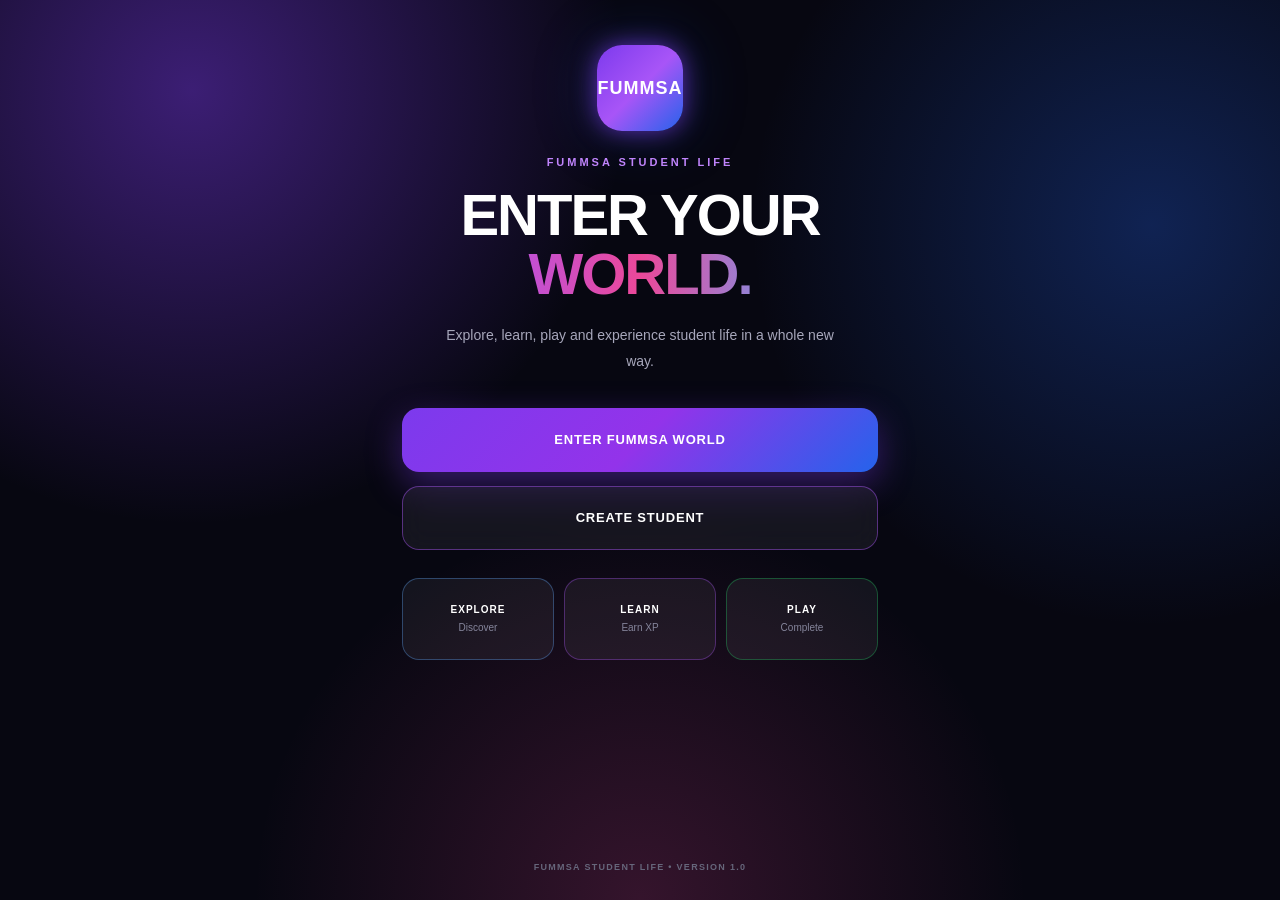
<file: index.html>
<!DOCTYPE html>
<html lang="en">

<head>
    <meta charset="UTF-8">

    <meta
        name="viewport"
        content="width=device-width, initial-scale=1.0"
    >

    <title>FUMMSA Student Life</title>

    <link rel="stylesheet" href="style.css">
</head>

<body>

    <main class="home">

        <div class="logo-box">
            FUMMSA
        </div>

        <p class="eyebrow">
            FUMMSA STUDENT LIFE
        </p>

        <h1>
            ENTER YOUR
            <span>WORLD.</span>
        </h1>

        <p class="description">
            Explore, learn, play and experience
            student life in a whole new way.
        </p>

        <div class="buttons">

            <button
                class="main-button"
                onclick="location.href='create-student.html'"
            >
                ENTER FUMMSA WORLD
            </button>

            <button
                class="outline-button"
                onclick="location.href='create-student.html'"
            >
                CREATE STUDENT
            </button>

        </div>

        <div class="features">

            <div class="feature">
                <strong>EXPLORE</strong>
                <small>Discover</small>
            </div>

            <div class="feature">
                <strong>LEARN</strong>
                <small>Earn XP</small>
            </div>

            <div class="feature">
                <strong>PLAY</strong>
                <small>Complete</small>
            </div>

        </div>

        <footer>
            FUMMSA STUDENT LIFE • VERSION 1.0
        </footer>

    </main>
<script>

const savedStudent = localStorage.getItem("fummsaStudent");

if (savedStudent) {

    const student = JSON.parse(savedStudent);

    const name = document.querySelector(".student-heading h2");
    const username = document.querySelector(".student-heading p");

    const details = document.querySelectorAll(".detail-box strong");

    if (name) {
        name.textContent = student.name;
    }

    if (username) {
        username.textContent = "@" + student.username;
    }

    if (details[0]) {
        details[0].textContent =
            student.level.replace(" Level", "");
    }

    if (details[1]) {
        details[1].textContent =
            student.faculty;
    }

    if (details[2]) {
        details[2].textContent =
            student.programme;
    }

}

</script>
</body>

</html>
</file>
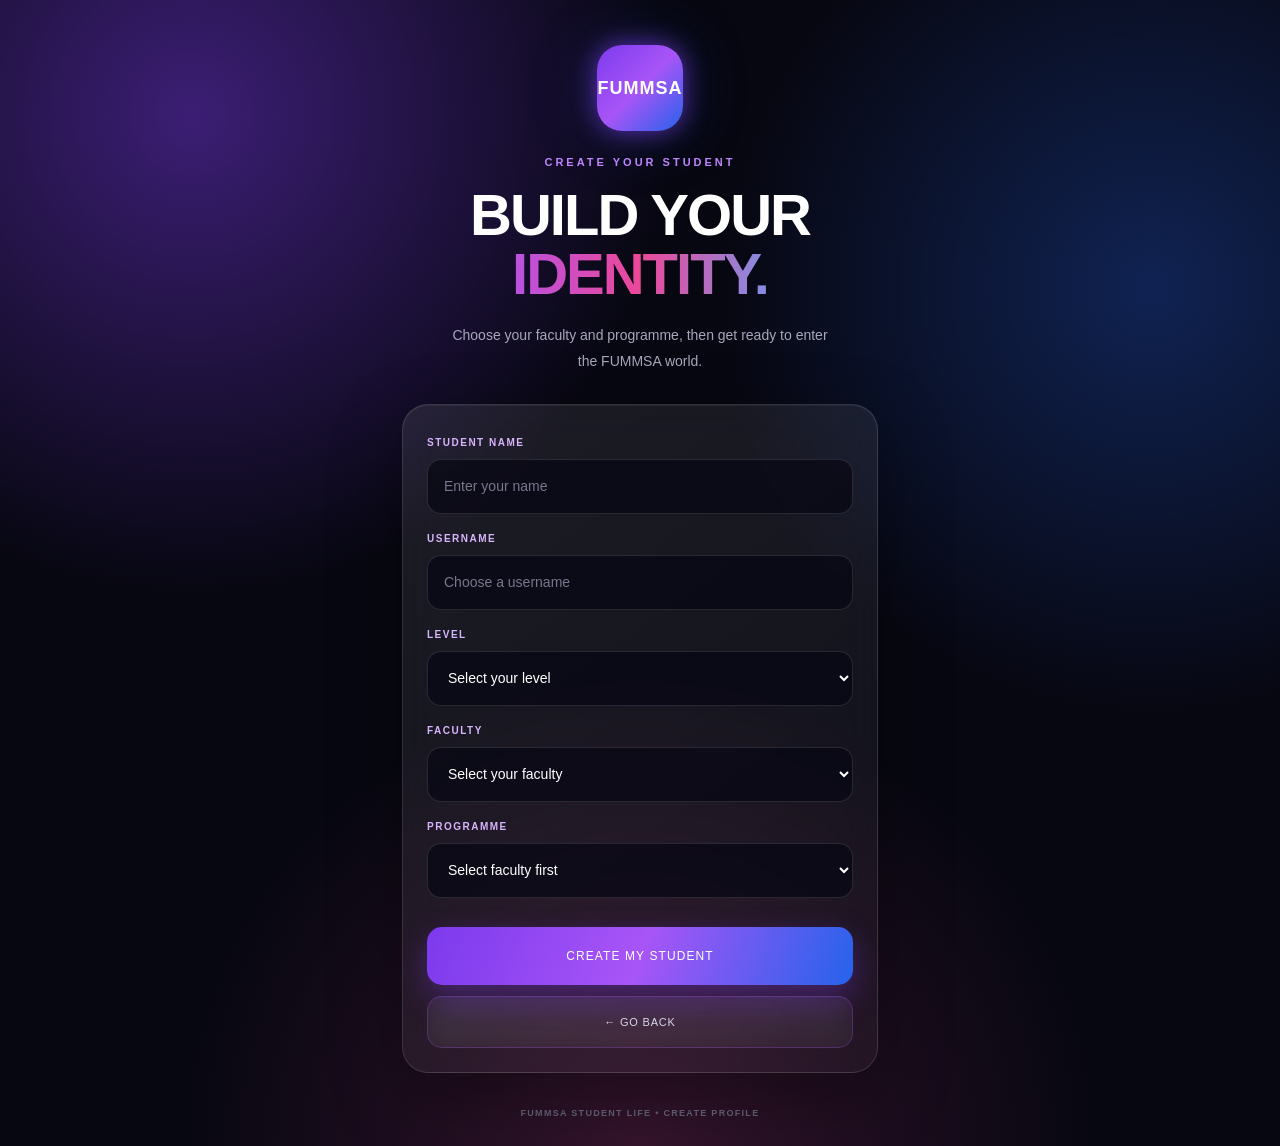
<file: create-student.html>
<!DOCTYPE html>
<html lang="en">

<head>
    <meta charset="UTF-8">

    <meta
        name="viewport"
        content="width=device-width, initial-scale=1.0"
    >

    <title>Create Student | FUMMSA Student Life</title>

    <link rel="stylesheet" href="style.css">
</head>

<body>

    <main class="home">

        <div class="logo-box">
            FUMMSA
        </div>

        <p class="eyebrow">
            CREATE YOUR STUDENT
        </p>

        <h1>
            BUILD YOUR
            <span>IDENTITY.</span>
        </h1>

        <p class="description">
            Choose your faculty and programme,
            then get ready to enter the FUMMSA world.
        </p>


        <div class="student-form">

            <label for="studentName">
                STUDENT NAME
            </label>

            <input
                type="text"
                id="studentName"
                placeholder="Enter your name"
            >


            <label for="username">
                USERNAME
            </label>

            <input
                type="text"
                id="username"
                placeholder="Choose a username"
            >


            <label for="level">
                LEVEL
            </label>

            <select id="level">

                <option value="">
                    Select your level
                </option>

                <option>100 Level</option>
                <option>200 Level</option>
                <option>300 Level</option>
                <option>400 Level</option>
                <option>500 Level</option>
                <option>600 Level</option>

            </select>


            <label for="faculty">
                FACULTY
            </label>

            <select id="faculty">

                <option value="">
                    Select your faculty
                </option>

                <option>
                    Clinical / Basic and Clinical Sciences
                </option>

                <option>
                    Basic Medical Sciences
                </option>

                <option>
                    Allied Health Sciences
                </option>

                <option>
                    Pharmaceutical Sciences
                </option>

                <option>
                    Hospital Management & Health Information
                </option>

                <option>
                    Science and Computing
                </option>

            </select>


            <label for="programme">
                PROGRAMME
            </label>

            <select id="programme">

                <option>
                    Select faculty first
                </option>

            </select>


            <button
    class="main-button"
    type="button"
    id="createStudentButton"
>
    CREATE MY STUDENT
            </button>


            <button
                class="outline-button"
                type="button"
                onclick="location.href='index.html'"
            >
                ← GO BACK
            </button>

        </div>


        <footer>
            FUMMSA STUDENT LIFE • CREATE PROFILE
        </footer>

    </main>
  
<script src="script.js"></script>
  
</body>

</html>
</file>
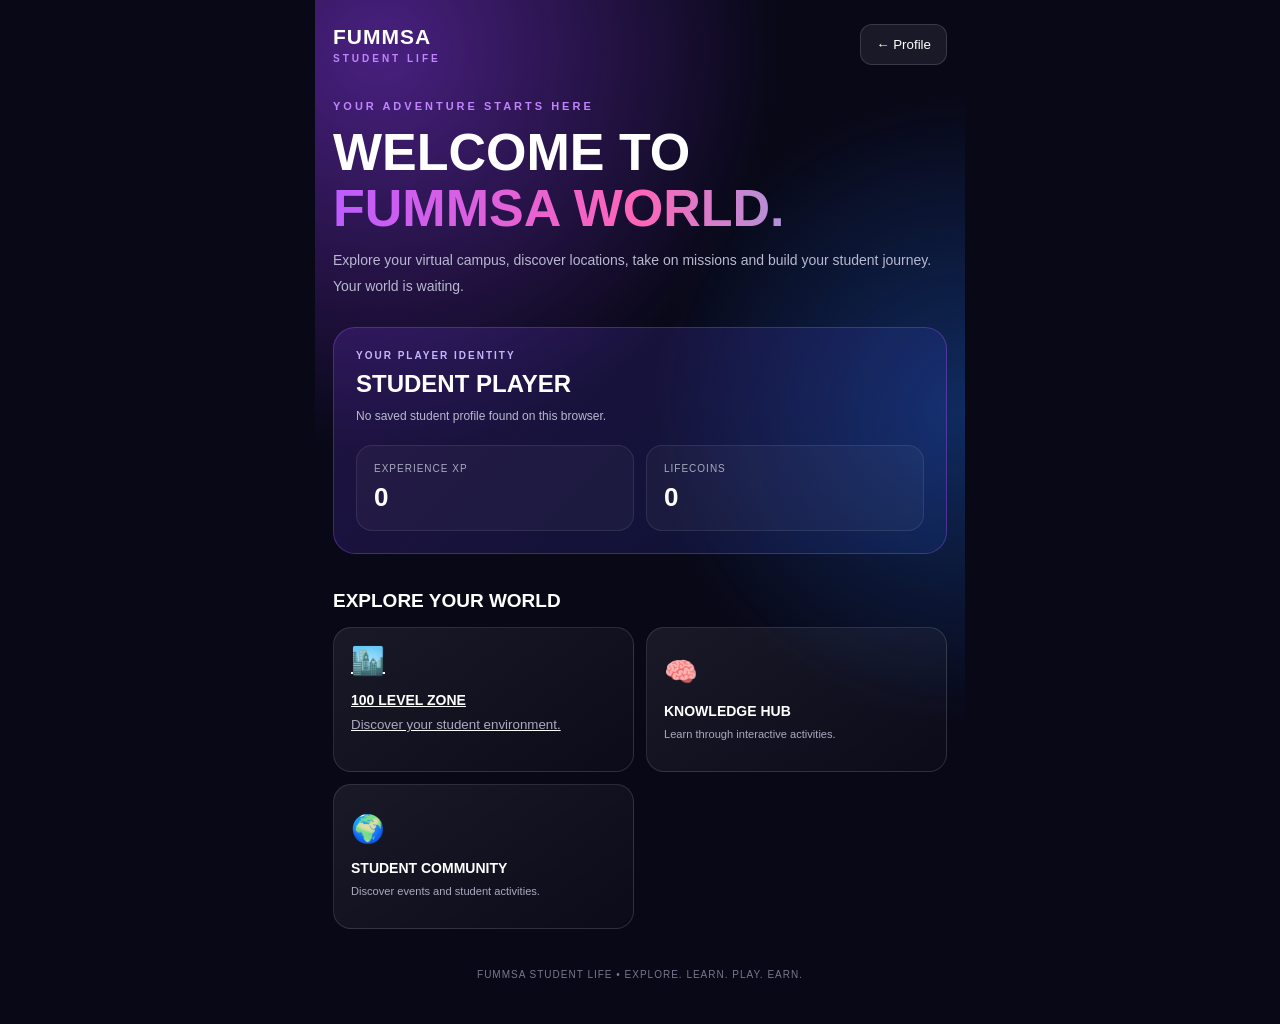
<file: fummsa-world.html>
<!DOCTYPE html>
<html lang="en">
<head>
    <meta charset="UTF-8">
    <meta name="viewport" content="width=device-width, initial-scale=1.0">

    <title>FUMMSA World</title>

    <link rel="stylesheet" href="style.css">

    <style>
        body {
            margin: 0;
            background: #080817;
            color: white;
            font-family: 'Manrope', Arial, sans-serif;
        }

        .world {
            max-width: 650px;
            min-height: 100vh;
            margin: auto;
            padding: 24px 18px;
            box-sizing: border-box;
            background:
                radial-gradient(circle at 10% 5%, #492080 0, transparent 35%),
                radial-gradient(circle at 100% 40%, #102b60 0, transparent 35%),
                #080817;
        }

        .topbar {
            display: flex;
            align-items: center;
            justify-content: space-between;
            gap: 12px;
            margin-bottom: 35px;
        }

        .brand {
            font-size: 21px;
            font-weight: 900;
            letter-spacing: 1px;
        }

        .brand span {
            display: block;
            margin-top: 4px;
            color: #c084fc;
            font-size: 10px;
            letter-spacing: 3px;
        }

        .back {
            padding: 12px 15px;
            color: white;
            background: #ffffff12;
            border: 1px solid #ffffff25;
            border-radius: 12px;
            cursor: pointer;
        }

        .welcome {
            color: #c084fc;
            font-size: 11px;
            font-weight: 800;
            letter-spacing: 3px;
        }

        h1 {
            margin: 12px 0;
            font-size: clamp(34px, 9vw, 52px);
            line-height: 1.08;
            font-weight: 900;
        }

        h1 span {
            display: block;
            background: linear-gradient(90deg, #bd5cff, #ff65b8, #55c8ff);
            -webkit-background-clip: text;
            background-clip: text;
            color: transparent;
        }

        .intro {
            color: #b8b8d0;
            line-height: 1.8;
            font-size: 14px;
        }

        .player-card {
            margin-top: 28px;
            padding: 22px;
            border-radius: 22px;
            border: 1px solid #a855f755;
            background: linear-gradient(135deg, #7c3aed35, #2563eb20);
        }

        .player-label {
            color: #c4b5fd;
            font-size: 10px;
            letter-spacing: 2px;
            font-weight: 800;
        }

        #playerName {
            margin-top: 9px;
            font-size: 24px;
            font-weight: 900;
            overflow-wrap: anywhere;
        }

        #playerDetails {
            margin-top: 8px;
            color: #b9b9d0;
            font-size: 12px;
            line-height: 1.8;
        }

        .stats {
            display: grid;
            grid-template-columns: repeat(2, minmax(0, 1fr));
            gap: 12px;
            margin-top: 18px;
        }

        .stat {
            padding: 17px;
            background: #ffffff09;
            border: 1px solid #ffffff17;
            border-radius: 16px;
        }

        .stat small {
            display: block;
            color: #a9a9c0;
            font-size: 10px;
            letter-spacing: 1px;
        }

        .stat strong {
            display: block;
            margin-top: 8px;
            font-size: 26px;
        }

        .section-heading {
            margin-top: 36px;
            margin-bottom: 15px;
            font-size: 19px;
            font-weight: 900;
        }

        .locations {
            display: grid;
            grid-template-columns: repeat(2, minmax(0, 1fr));
            gap: 12px;
        }

        .location {
            min-height: 145px;
            padding: 17px;
            text-align: left;
            color: white;
            border: 1px solid #ffffff20;
            border-radius: 18px;
            background: linear-gradient(145deg, #ffffff12, #ffffff04);
            cursor: pointer;
        }

        .location .icon {
            display: block;
            margin-bottom: 15px;
            font-size: 27px;
        }

        .location strong {
            display: block;
            font-size: 14px;
        }

        .location small {
            display: block;
            margin-top: 7px;
            color: #aaaac1;
            line-height: 1.5;
        }

        .notice {
            display: none;
            margin-top: 18px;
            padding: 15px;
            color: #e9ddff;
            background: #7c3aed25;
            border: 1px solid #a855f755;
            border-radius: 14px;
            font-size: 13px;
            line-height: 1.6;
        }

        .footer {
            margin-top: 40px;
            padding-bottom: 20px;
            text-align: center;
            color: #77778f;
            font-size: 10px;
            letter-spacing: 1px;
        }

        @media (max-width: 360px) {
            .locations {
                grid-template-columns: 1fr;
            }
        }
    </style>
</head>

<body>

<main class="world">

    <header class="topbar">
        <div class="brand">
            FUMMSA
            <span>STUDENT LIFE</span>
        </div>

        <button class="back" onclick="location.href='student-profile.html'">
            ← Profile
        </button>
    </header>

    <section>
        <p class="welcome">YOUR ADVENTURE STARTS HERE</p>

        <h1>
            WELCOME TO
            <span>FUMMSA WORLD.</span>
        </h1>

        <p class="intro">
            Explore your virtual campus, discover locations,
            take on missions and build your student journey.
            Your world is waiting.
        </p>
    </section>

    <section class="player-card">
        <div class="player-label">YOUR PLAYER IDENTITY</div>

        <div id="playerName">STUDENT PLAYER</div>

        <div id="playerDetails">
            Loading your student profile...
        </div>

        <div class="stats">
            <div class="stat">
                <small>EXPERIENCE XP</small>
                <strong id="xp">0</strong>
            </div>

            <div class="stat">
                <small>LIFECOINS</small>
                <strong id="coins">0</strong>
            </div>
        </div>
    </section>

    <h2 class="section-heading">EXPLORE YOUR WORLD</h2>

    <section class="locations">

        <a href="level-100.html" class="location">
    <span class="icon">🏙️</span>
    <strong>100 LEVEL ZONE</strong>
    <small>Discover your student environment.</small>
        </a>
        <button class="location" onclick="showNotice('learning')">
            <span class="icon">🧠</span>
            <strong>KNOWLEDGE HUB</strong>
            <small>Learn through interactive activities.</small>
        </button>

        <button class="location" onclick="showNotice('community')">
            <span class="icon">🌍</span>
            <strong>STUDENT COMMUNITY</strong>
            <small>Discover events and student activities.</small>
        </button>

    </section>

    <div class="notice" id="notice"></div>

    <footer class="footer">
        FUMMSA STUDENT LIFE • EXPLORE. LEARN. PLAY. EARN.
    </footer>

</main>

<script>
    const savedStudent = localStorage.getItem("fummsaStudent");

    if (savedStudent) {
        try {
            const student = JSON.parse(savedStudent);

            document.getElementById("playerName").textContent =
                student.name || "STUDENT PLAYER";

            document.getElementById("playerDetails").textContent =
                "@" + (student.username || "student") +
                " • " + (student.level || "Level not set") +
                " • " + (student.programme || "Programme not set");

            document.getElementById("xp").textContent =
                student.xp ?? student.XP ?? 0;

            document.getElementById("coins").textContent =
                student.lifecoins ?? student.lifeCoins ?? 0;

        } catch (error) {
            document.getElementById("playerDetails").textContent =
                "Your profile could not be read. Please return to your profile page.";
        }
    } else {
        document.getElementById("playerDetails").textContent =
            "No saved student profile found on this browser.";
    }

    function showNotice(section) {
        const messages = {
            campus: "The 100 Level Zone is the next area we will build. We will add its map and interactive locations next.",
            missions: "The Missions system is coming next. It will track challenges and rewards.",
            learning: "The Knowledge Hub will bring learning activities into the game.",
            community: "The Student Community will contain events and student activities."
        };

        const notice = document.getElementById("notice");
        notice.textContent = messages[section];
        notice.style.display = "block";
        notice.scrollIntoView({ behavior: "smooth", block: "nearest" });
    }
</script>

</body>
</html>
</file>
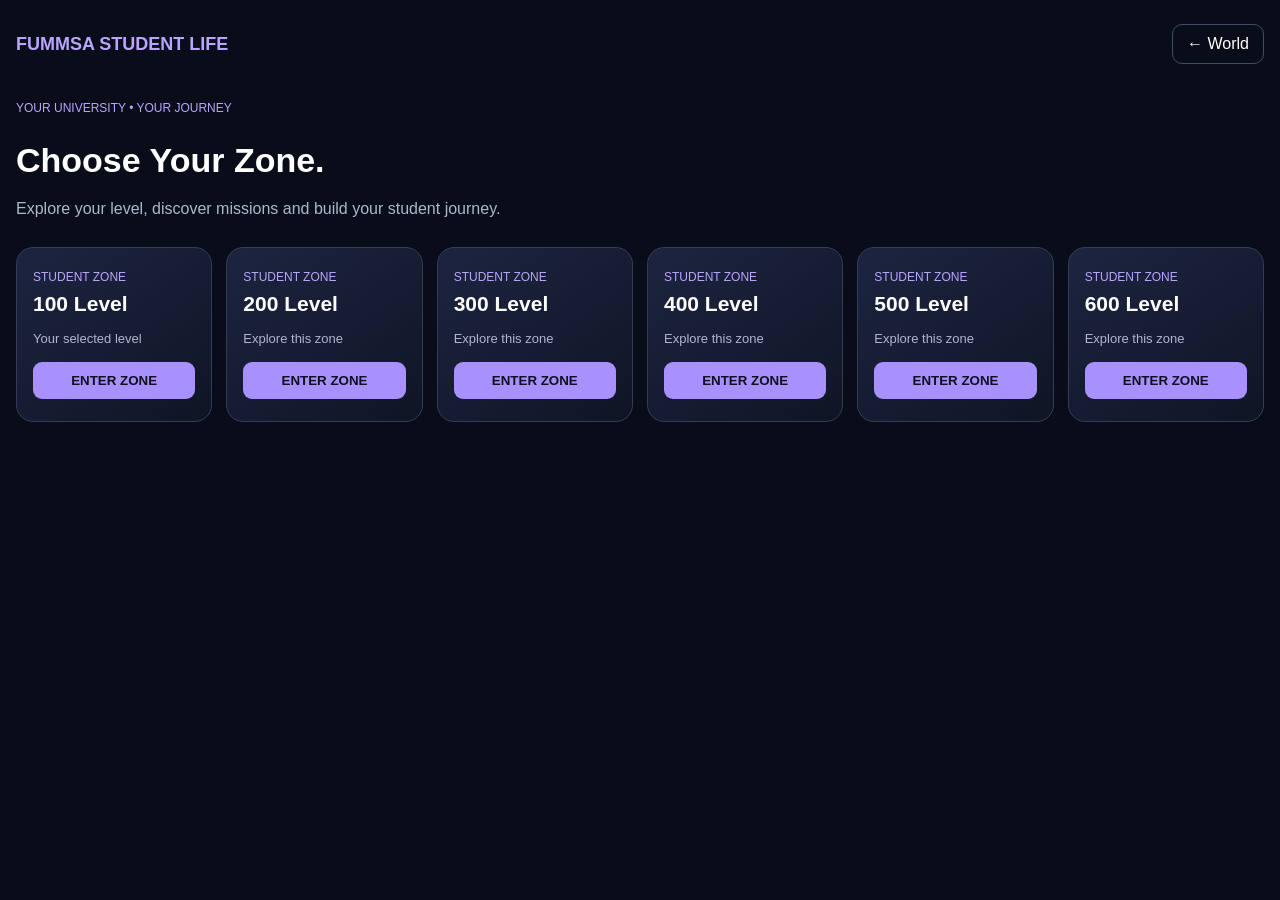
<file: level-100.html>
<!DOCTYPE html>
<html lang="en">
<head>
<meta charset="UTF-8">
<meta name="viewport" content="width=device-width, initial-scale=1.0">
<title>FUMMSA Student Life | Level Zones</title>

<style>
*{box-sizing:border-box}
body{
 margin:0;
 padding:24px 16px;
 background:#090d19;
 color:white;
 font-family:Arial,sans-serif;
}
header{
 display:flex;
 justify-content:space-between;
 align-items:center;
 gap:12px;
 margin-bottom:35px;
}
.brand{font-size:18px;font-weight:800;color:#bba4ff}
a,button{cursor:pointer}
.back{
 color:white;text-decoration:none;
 border:1px solid #454b61;
 padding:10px 14px;border-radius:10px
}
h1{font-size:34px;margin-bottom:8px}
p{color:#aeb7cc;line-height:1.6}
.grid{
 display:grid;
 grid-template-columns:repeat(auto-fit,minmax(145px,1fr));
 gap:14px;margin-top:25px
}
.card{
 background:linear-gradient(145deg,#1c2440,#101525);
 border:1px solid #343c58;
 border-radius:17px;padding:22px 16px;
 min-height:155px;
}
.card h2{font-size:21px;margin:8px 0}
.card p{font-size:13px}
.card button{
 width:100%;padding:11px;border:0;border-radius:9px;
 background:#a990ff;color:#101020;font-weight:bold
}
.status{font-size:12px;color:#bba4ff}
#message{
 display:none;margin-top:22px;padding:18px;
 background:#171f35;border-radius:12px;
 border:1px solid #454b61
}
</style>
</head>

<body>
<header>
 <div class="brand">FUMMSA <span>STUDENT LIFE</span></div>
 <a class="back" href="fummsa-world.html">← World</a>
</header>

<p class="status">YOUR UNIVERSITY • YOUR JOURNEY</p>
<h1>Choose Your Zone.</h1>
<p>Explore your level, discover missions and build your student journey.</p>

<div class="grid" id="zones"></div>

<div id="message"></div>

<script>
const student = JSON.parse(
 localStorage.getItem("fummsaStudent") || "{}"
);

const currentLevel = parseInt(student.level, 10) || 100;

const levels = [100, 200, 300, 400, 500, 600];

const zones = document.getElementById("zones");

levels.forEach(level => {
 const card = document.createElement("div");
 card.className = "card";

 card.innerHTML = `
  <div class="status">STUDENT ZONE</div>
  <h2>${level} Level</h2>
  <p>${level === currentLevel
   ? "Your selected level"
   : "Explore this zone"}</p>
  <button type="button">ENTER ZONE</button>
 `;

 card.querySelector("button").onclick = () => {
  const message = document.getElementById("message");
  message.style.display = "block";

  if (level === currentLevel) {
   message.innerHTML =
    "<strong>Welcome to your " + level +
    " Level Zone!</strong><p>Your zone is ready for us to connect missions and activities.</p>";
  } else {
   message.innerHTML =
    "<strong>" + level +
    " Level Zone</strong><p>This zone is part of our planned university world. More activities will be added as development continues.</p>";
  }

  message.scrollIntoView({behavior:"smooth",block:"nearest"});
 };
 zones.appendChild(card);
});
</script>
</body>
</html>
</file>
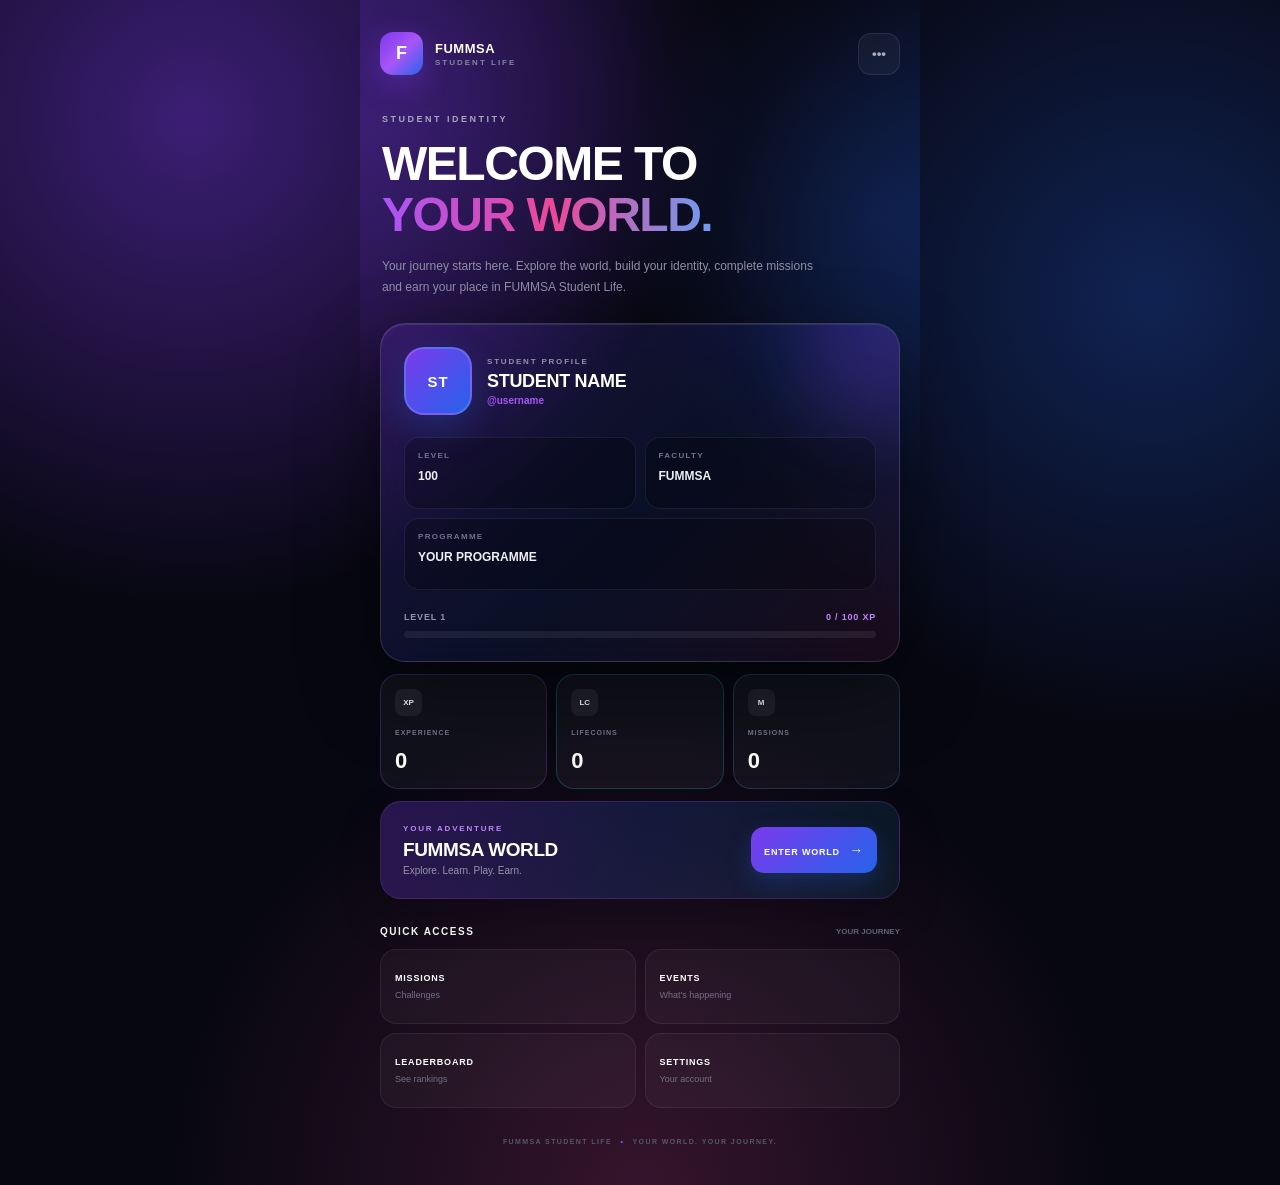
<file: student-profile.html>
<!hDOCTYPEtml>
<html lang="en">

<head>
    <meta charset="UTF-8">

    <meta
        name="viewport"
        content="width=device-width, initial-scale=1.0"
    >

    <title>Student Profile | FUMMSA Student Life</title>

    <link rel="stylesheet" href="style.css">
</head>

<body>

    <main class="profile-page">

        <!-- TOP BRAND -->

        <header class="profile-header">

            <div class="brand-mark">
                F
            </div>

            <div class="brand-text">
                <strong>FUMMSA</strong>
                <span>STUDENT LIFE</span>
            </div>

            <button class="notification-button">
                •••
            </button>

        </header>


        <!-- WELCOME -->

        <section class="profile-intro">

            <p class="profile-eyebrow">
                STUDENT IDENTITY
            </p>

            <h1>
                WELCOME TO
                <span>YOUR WORLD.</span>
            </h1>

            <p>
                Your journey starts here. Explore the world,
                build your identity, complete missions and
                earn your place in FUMMSA Student Life.
            </p>

        </section>


        <!-- PROFILE CARD -->

        <section class="student-card">

            <div class="profile-glow"></div>

            <div class="student-top">

                <div class="avatar">
                    <span>ST</span>
                </div>

                <div class="student-heading">

                    <small>STUDENT PROFILE</small>

                    <h2 id="profileName">STUDENT NAME</h2>
<p id="profileUsername">@username</p>

                </div>

            </div>


            <!-- STUDENT DETAILS -->

            <div class="student-details">

                <div class="detail-box">

                    <span>LEVEL</span>

                    <strong>
                        100
                    </strong>

                </div>


                <div class="detail-box">

                    <span>FACULTY</span>

                    <strong>
                        FUMMSA
                    </strong>

                </div>


                <div class="detail-box wide">

                    <span>PROGRAMME</span>

                    <strong>
                        YOUR PROGRAMME
                    </strong>

                </div>

            </div>


            <!-- PROGRESS -->

            <div class="progress-section">

                <div class="progress-heading">

                    <span>
                        LEVEL 1
                    </span>

                    <strong>
                        0 / 100 XP
                    </strong>

                </div>

                <div class="progress-bar">

                    <div class="progress-fill"></div>

                </div>

            </div>

        </section>


        <!-- GAME STATS -->

        <section class="stats-grid">

            <div class="stat-card xp">

                <span class="stat-icon">
                    XP
                </span>

                <small>
                    EXPERIENCE
                </small>

                <strong>
                    0
                </strong>

            </div>


            <div class="stat-card coins">

                <span class="stat-icon">
                    LC
                </span>

                <small>
                    LIFECOINS
                </small>

                <strong>
                    0
                </strong>

            </div>


            <div class="stat-card missions">

                <span class="stat-icon">
                    M
                </span>

                <small>
                    MISSIONS
                </small>

                <strong>
                    0
                </strong>

            </div>

        </section>


        <!-- MAIN ACTION -->

        <section class="world-entry">

            <div>

                <span>
                    YOUR ADVENTURE
                </span>

                <h2>
                    FUMMSA WORLD
                </h2>

                <p>
                    Explore. Learn. Play. Earn.
                </p>

            </div>

            <button
                onclick="location.href='fummsa-world.html'"
            >
                ENTER WORLD
                <span>→</span>
            </button>

        </section>


        <!-- QUICK ACCESS -->

        <section class="quick-access">

            <div class="section-title">

                <span>
                    QUICK ACCESS
                </span>

                <small>
                    YOUR JOURNEY
                </small>

            </div>


            <div class="quick-grid">

                <button>
                    <strong>MISSIONS</strong>
                    <small>Challenges</small>
                </button>

                <button>
                    <strong>EVENTS</strong>
                    <small>What's happening</small>
                </button>

                <button>
                    <strong>LEADERBOARD</strong>
                    <small>See rankings</small>
                </button>

                <button>
                    <strong>SETTINGS</strong>
                    <small>Your account</small>
                </button>

            </div>

        </section>


        <footer class="profile-footer">

            FUMMSA STUDENT LIFE

            <span>•</span>

            YOUR WORLD. YOUR JOURNEY.

        </footer>

    </main>
<script>
const student = JSON.parse(
    localStorage.getItem("fummsaStudent") || "{}"
);

const params = new URLSearchParams(window.location.search);

document.getElementById("profileName").textContent =
    student.name || params.get("name") || "STUDENT NAME";

document.getElementById("profileUsername").textContent =
    "@" + (student.username || params.get("username") || "username");

const details = document.querySelectorAll(".detail-box strong");

if (details.length >= 3) {
    details[0].textContent =
        student.level || params.get("level") || "100";

    details[1].textContent =
        student.faculty || params.get("faculty") || "FUMMSA";

    details[2].textContent =
        student.programme || params.get("programme") || "YOUR PROGRAMME";
}
</script>
</body>

</html>
</file>
<file: style.css>
* {@import url('https://fonts.googleapis.com/css2?family=Manrope:wght@400;500;600;700;800&family=Space+Grotesk:wght@400;500;600;700&display=swap');

* {
    margin: 0;
    padding: 0;
    box-sizing: border-box;
}
    margin: 0;
    padding: 0;
    box-sizing: border-box;
}

body {
    min-height: 100vh;
    min-height: 100dvh;

    font-family: 'Manrope', sans-serif;
    background:
        radial-gradient(
            circle at 15% 10%,
            rgba(124, 58, 237, 0.45),
            transparent 32%
        ),
        radial-gradient(
            circle at 90% 25%,
            rgba(37, 99, 235, 0.30),
            transparent 30%
        ),
        radial-gradient(
            circle at 50% 100%,
            rgba(236, 72, 153, 0.20),
            transparent 35%
        ),
        #070711;

    color: white;
}


/* =================================
   HOME
================================= */

.home {
    width: 100%;
    max-width: 520px;
    min-height: 100dvh;

    margin: 0 auto;

    padding: 45px 22px 28px;

    display: flex;
    flex-direction: column;
    align-items: center;

    text-align: center;
}


/* =================================
   LOGO
================================= */

.logo-box { font-family: 'Space Grotesk', sans-serif;
    font-weight: 800;

    width: 86px;
    height: 86px;

    display: flex;
    align-items: center;
    justify-content: center;

    border-radius: 25px;

    background:
        linear-gradient(
            135deg,
            #7c3aed,
            #a855f7,
            #2563eb
        );

    font-size: 18px;
    font-weight: 900;
    letter-spacing: 1px;

    box-shadow:
        0 0 25px rgba(124, 58, 237, 0.7),
        0 0 65px rgba(37, 99, 235, 0.25);
}


/* =================================
   SMALL TITLE
================================= */

.eyebrow {
    margin-top: 25px;

    color: #c084fc;

    font-size: 11px;
    font-weight: 900;

    letter-spacing: 3px;
}


/* =================================
   MAIN HEADING
================================= */

.home h1 {
    margin-top: 17px;

    font-size: clamp(40px, 11vw, 58px);

    line-height: 1.02;

    font-weight: 900;

    letter-spacing: -2px;
}

.home h1 span {
    display: block;

    background:
        linear-gradient(
            90deg,
            #a855f7,
            #ec4899,
            #60a5fa
        );

    -webkit-background-clip: text;
    background-clip: text;

    color: transparent;
}


/* =================================
   DESCRIPTION
================================= */

.description {
    max-width: 390px;

    margin-top: 20px;

    color: #a7a7bb;

    font-size: 14px;

    line-height: 1.8;
}


/* =================================
   BUTTONS
================================= */

.buttons {
    width: 100%;

    margin-top: 34px;

    display: flex;
    flex-direction: column;

    gap: 14px;
}

.buttons button {
    width: 100%;

    min-height: 64px;

    border-radius: 17px;

    font-family: inherit;

    font-size: 13px;
    font-weight: 900;

    letter-spacing: 0.8px;

    cursor: pointer;
}


/* MAIN BUTTON */

.main-button {
    border: none;

    color: white;

    background:
        linear-gradient(
            135deg,
            #7c3aed,
            #9333ea,
            #2563eb
        );

    box-shadow:
        0 12px 35px rgba(124, 58, 237, 0.4);
}


/* OUTLINE BUTTON */

.outline-button {
    border: 1px solid rgba(168, 85, 247, 0.45);

    color: white;

    background:
        rgba(255, 255, 255, 0.06);

    backdrop-filter: blur(12px);
}


/* =================================
   FEATURES
================================= */

.features {
    width: 100%;

    margin-top: 28px;

    display: grid;

    grid-template-columns: repeat(3, 1fr);

    gap: 10px;
}

.feature {
    min-height: 82px;

    padding: 15px 5px;

    display: flex;
    flex-direction: column;

    align-items: center;
    justify-content: center;

    border-radius: 17px;

    background: rgba(255, 255, 255, 0.055);

    border: 1px solid rgba(255, 255, 255, 0.10);
}

.feature:nth-child(1) {
    border-color: rgba(96, 165, 250, 0.35);
}

.feature:nth-child(2) {
    border-color: rgba(168, 85, 247, 0.35);
}

.feature:nth-child(3) {
    border-color: rgba(34, 197, 94, 0.35);
}

.feature strong {
    font-size: 10px;

    letter-spacing: 1px;
}

.feature small {
    margin-top: 7px;

    color: #85859b;

    font-size: 10px;
}


/* =================================
   FOOTER
================================= */

.home footer {
    margin-top: auto;

    padding-top: 35px;

    color: #66667b;

    font-size: 9px;

    font-weight: 700;

    letter-spacing: 1.3px;
}


/* =================================
   PHONE ADJUSTMENT
================================= */

@media (max-width: 380px) {

    .home {
        padding-left: 17px;
        padding-right: 17px;
    }

    .logo-box {
        width: 76px;
        height: 76px;
    }

    .home h1 {
        font-size: 38px;
    }
}


/* =========================================
   CREATE STUDENT — PREMIUM FORM
   ========================================= */

.student-form {
    width: 100%;
    margin-top: 30px;

    padding: 24px;

    display: flex;
    flex-direction: column;
    gap: 11px;

    text-align: left;

    background:
        linear-gradient(
            145deg,
            rgba(255, 255, 255, 0.09),
            rgba(255, 255, 255, 0.035)
        );

    border: 1px solid rgba(255, 255, 255, 0.12);

    border-radius: 26px;

    box-shadow:
        0 25px 70px rgba(0, 0, 0, 0.35),
        inset 0 1px 0 rgba(255, 255, 255, 0.06);

    backdrop-filter: blur(20px);
}


/* FORM LABELS */

.student-form label {
    margin-top: 8px;

    color: #d8b4fe;

    font-size: 10px;

    font-weight: 800;

    letter-spacing: 1.5px;
}


/* INPUTS + SELECTS */

.student-form input,
.student-form select {

    width: 100%;

    height: 55px;

    padding: 0 16px;

    border: 1px solid rgba(255, 255, 255, 0.12);

    border-radius: 14px;

    outline: none;

    background:
        rgba(8, 8, 20, 0.72);

    color: white;

    font-family: inherit;

    font-size: 14px;

    transition:
        border-color 0.2s ease,
        box-shadow 0.2s ease,
        transform 0.2s ease;
}


/* PLACEHOLDER */

.student-form input::placeholder {
    color: #77778d;
}


/* SELECT OPTIONS */

.student-form select option {
    background: #11111d;
    color: white;
}


/* FOCUS EFFECT */

.student-form input:focus,
.student-form select:focus {

    border-color: #a855f7;

    box-shadow:
        0 0 0 3px rgba(168, 85, 247, 0.12),
        0 0 25px rgba(124, 58, 237, 0.12);

    transform: translateY(-1px);
}


/* CREATE BUTTON */

.student-form .main-button {

    margin-top: 18px;

    min-height: 58px;

    border-radius: 15px;

    font-size: 12px;

    letter-spacing: 1.1px;

    background:
        linear-gradient(
            110deg,
            #7c3aed,
            #a855f7,
            #2563eb
        );

    box-shadow:
        0 12px 30px rgba(124, 58, 237, 0.35);

    transition:
        transform 0.2s ease,
        box-shadow 0.2s ease;
}


.student-form .main-button:active {
    transform: scale(0.98);
}


/* BACK BUTTON */

.student-form .outline-button {

    min-height: 52px;

    border-radius: 15px;

    border:
        1px solid rgba(168, 85, 247, 0.28);

    background:
        rgba(255, 255, 255, 0.035);

    color: #d8d8e8;

    font-size: 11px;

    letter-spacing: 0.8px;
}


/* SMALL SCREEN */

@media (max-width: 380px) {

    .student-form {

        padding: 19px;

        border-radius: 22px;
    }

    .student-form input,
    .student-form select {

        height: 52px;

        font-size: 13px;
    }
}

/* =========================================
   FUMMSA STUDENT LIFE
   PREMIUM STUDENT PROFILE SYSTEM
   ========================================= */

.profile-page {
    width: 100%;
    max-width: 560px;
    min-height: 100dvh;

    margin: 0 auto;
    padding: 24px 20px 35px;

    background:
        radial-gradient(
            circle at 8% 8%,
            rgba(124, 58, 237, 0.24),
            transparent 28%
        ),
        radial-gradient(
            circle at 95% 18%,
            rgba(37, 99, 235, 0.18),
            transparent 25%
        );

    color: #ffffff;
}


/* =========================================
   HEADER
   ========================================= */

.profile-header {
    display: flex;
    align-items: center;
    gap: 12px;

    padding: 8px 0 25px;
}

.brand-mark {
    width: 43px;
    height: 43px;

    display: flex;
    align-items: center;
    justify-content: center;

    border-radius: 13px;

    background:
        linear-gradient(
            135deg,
            #7c3aed,
            #a855f7,
            #2563eb
        );

    font-size: 18px;
    font-weight: 900;

    box-shadow:
        0 8px 28px rgba(124, 58, 237, 0.35);
}

.brand-text {
    display: flex;
    flex-direction: column;
    gap: 2px;
}

.brand-text strong {
    font-size: 13px;
    letter-spacing: 1.2px;
}

.brand-text span {
    color: #85859d;
    font-size: 8px;
    font-weight: 800;
    letter-spacing: 2px;
}

.notification-button {
    margin-left: auto;

    width: 42px;
    height: 42px;

    border: 1px solid rgba(255,255,255,0.09);
    border-radius: 13px;

    background: rgba(255,255,255,0.045);

    color: #aaaabd;

    font-weight: 900;
}


/* =========================================
   INTRO
   ========================================= */

.profile-intro {
    padding: 12px 2px 25px;
}

.profile-eyebrow {
    color: #a855f7;

    font-size: 9px;
    font-weight: 900;

    letter-spacing: 2.5px;
}

.profile-intro h1 {
    margin-top: 12px;

    font-size: clamp(34px, 9vw, 48px);

    line-height: 1.02;

    letter-spacing: -1.8px;

    font-weight: 900;
}

.profile-intro h1 span {
    display: block;

    background:
        linear-gradient(
            90deg,
            #c084fc,
            #60a5fa,
            #22d3ee
        );

    -webkit-background-clip: text;
    background-clip: text;

    color: transparent;
}

.profile-intro p:last-child {
    max-width: 450px;

    margin-top: 16px;

    color: #8f8fa5;

    font-size: 12px;

    line-height: 1.75;
}


/* =========================================
   STUDENT CARD
   ========================================= */

.student-card {
    position: relative;

    overflow: hidden;

    padding: 23px;

    border-radius: 25px;

    background:
        linear-gradient(
            145deg,
            rgba(255,255,255,0.095),
            rgba(255,255,255,0.035)
        );

    border: 1px solid rgba(255,255,255,0.11);

    box-shadow:
        0 25px 65px rgba(0,0,0,0.32),
        inset 0 1px 0 rgba(255,255,255,0.06);

    backdrop-filter: blur(22px);
}

.profile-glow {
    position: absolute;

    width: 180px;
    height: 180px;

    right: -80px;
    top: -80px;

    border-radius: 50%;

    background: rgba(124,58,237,0.22);

    filter: blur(35px);

    pointer-events: none;
}

.student-top {
    position: relative;

    display: flex;
    align-items: center;

    gap: 15px;
}

.avatar {
    width: 68px;
    height: 68px;

    flex-shrink: 0;

    display: flex;
    align-items: center;
    justify-content: center;

    border-radius: 20px;

    background:
        linear-gradient(
            135deg,
            #7c3aed,
            #2563eb
        );

    border: 2px solid rgba(255,255,255,0.15);

    box-shadow:
        0 12px 35px rgba(37,99,235,0.25);
}

.avatar span {
    font-size: 15px;
    font-weight: 900;
    letter-spacing: 1px;
}

.student-heading small {
    color: #9292a8;

    font-size: 8px;
    font-weight: 800;

    letter-spacing: 1.8px;
}

.student-heading h2 {
    margin-top: 5px;

    font-size: 18px;
    font-weight: 900;

    letter-spacing: -0.3px;
}

.student-heading p {
    margin-top: 3px;

    color: #a855f7;

    font-size: 10px;
    font-weight: 700;
}


/* =========================================
   DETAILS
   ========================================= */

.student-details {
    position: relative;

    display: grid;

    grid-template-columns: 1fr 1fr;

    gap: 9px;

    margin-top: 22px;
}

.detail-box {
    min-height: 72px;

    padding: 13px;

    border-radius: 15px;

    background: rgba(0,0,0,0.22);

    border: 1px solid rgba(255,255,255,0.07);
}

.detail-box.wide {
    grid-column: 1 / -1;
}

.detail-box span {
    display: block;

    color: #73738a;

    font-size: 8px;
    font-weight: 800;

    letter-spacing: 1.3px;
}

.detail-box strong {
    display: block;

    margin-top: 8px;

    color: #eeeeF5;

    font-size: 12px;

    line-height: 1.35;
}


/* =========================================
   XP PROGRESS
   ========================================= */

.progress-section {
    margin-top: 22px;
}

.progress-heading {
    display: flex;
    justify-content: space-between;
    align-items: center;

    color: #9292a7;

    font-size: 9px;
    font-weight: 800;

    letter-spacing: 0.8px;
}

.progress-heading strong {
    color: #c084fc;
}

.progress-bar {
    height: 7px;

    margin-top: 9px;

    overflow: hidden;

    border-radius: 20px;

    background: rgba(255,255,255,0.07);
}

.progress-fill {
    width: 0%;
    height: 100%;

    border-radius: inherit;

    background:
        linear-gradient(
            90deg,
            #7c3aed,
            #a855f7,
            #22d3ee
        );

    box-shadow:
        0 0 15px rgba(168,85,247,0.45);
}


/* =========================================
   GAME STATS
   ========================================= */

.stats-grid {
    display: grid;

    grid-template-columns: repeat(3, 1fr);

    gap: 9px;

    margin-top: 12px;
}

.stat-card {
    min-height: 115px;

    padding: 14px;

    display: flex;
    flex-direction: column;

    justify-content: space-between;

    border-radius: 18px;

    background: rgba(255,255,255,0.045);

    border: 1px solid rgba(255,255,255,0.08);
}

.stat-card.xp {
    border-color: rgba(168,85,247,0.24);
}

.stat-card.coins {
    border-color: rgba(34,211,238,0.22);
}

.stat-card.missions {
    border-color: rgba(96,165,250,0.22);
}

.stat-icon {
    width: 27px;
    height: 27px;

    display: flex;
    align-items: center;
    justify-content: center;

    border-radius: 8px;

    background: rgba(255,255,255,0.07);

    font-size: 8px;
    font-weight: 900;
}

.stat-card small {
    color: #77778c;

    font-size: 7px;
    font-weight: 800;

    letter-spacing: 1px;
}

.stat-card strong {
    font-size: 22px;
    font-weight: 900;
}


/* =========================================
   WORLD ENTRY
   ========================================= */

.world-entry {
    position: relative;

    overflow: hidden;

    margin-top: 12px;

    padding: 22px;

    display: flex;

    align-items: center;
    justify-content: space-between;

    gap: 15px;

    border-radius: 21px;

    background:
        linear-gradient(
            115deg,
            rgba(124,58,237,0.28),
            rgba(37,99,235,0.17),
            rgba(34,211,238,0.08)
        );

    border: 1px solid rgba(168,85,247,0.22);

    box-shadow:
        0 18px 45px rgba(0,0,0,0.2);
}

.world-entry > div span {
    color: #c084fc;

    font-size: 8px;
    font-weight: 900;

    letter-spacing: 1.8px;
}

.world-entry h2 {
    margin-top: 6px;

    font-size: 19px;
    font-weight: 900;

    letter-spacing: -0.4px;
}

.world-entry p {
    margin-top: 4px;

    color: #9696aa;

    font-size: 10px;
}

.world-entry button {
    min-width: 112px;
    min-height: 46px;

    padding: 0 13px;

    border: none;
    border-radius: 13px;

    background:
        linear-gradient(
            135deg,
            #7c3aed,
            #2563eb
        );

    color: white;

    font-size: 9px;
    font-weight: 900;

    letter-spacing: 0.8px;

    box-shadow:
        0 10px 25px rgba(37,99,235,0.25);
}

.world-entry button span {
    margin-left: 6px;

    font-size: 14px;
}


/* =========================================
   QUICK ACCESS
   ========================================= */

.quick-access {
    margin-top: 27px;
}

.section-title {
    display: flex;
    align-items: center;
    justify-content: space-between;
}

.section-title span {
    font-size: 10px;
    font-weight: 900;
    letter-spacing: 1.5px;
}

.section-title small {
    color: #66667b;

    font-size: 8px;
    font-weight: 700;
}

.quick-grid {
    display: grid;

    grid-template-columns: 1fr 1fr;

    gap: 9px;

    margin-top: 12px;
}

.quick-grid button {
    min-height: 75px;

    padding: 14px;

    text-align: left;

    border-radius: 16px;

    border: 1px solid rgba(255,255,255,0.07);

    background:
        rgba(255,255,255,0.035);

    color: white;

    font-family: inherit;
}

.quick-grid strong {
    display: block;

    font-size: 9px;
    font-weight: 900;

    letter-spacing: 0.8px;
}

.quick-grid small {
    display: block;

    margin-top: 7px;

    color: #707086;

    font-size: 9px;
}


/* =========================================
   FOOTER
   ========================================= */

.profile-footer {
    padding: 30px 0 5px;

    text-align: center;

    color: #56566b;

    font-size: 7px;
    font-weight: 800;

    letter-spacing: 1.4px;
}

.profile-footer span {
    margin: 0 5px;

    color: #8b5cf6;
}


/* =========================================
   MOBILE REFINEMENT
   ========================================= */

@media (max-width: 390px) {

    .profile-page {
        padding-left: 15px;
        padding-right: 15px;
    }

    .student-card {
        padding: 19px;
    }

    .world-entry {
        padding: 18px;
    }

    .world-entry button {
        min-width: 98px;
    }
}

/* FUMMSA BRANDING */

.brand-mark {
    font-family: 'Space Grotesk', sans-serif;
    font-weight: 800;
}

.brand-text strong {
    font-family: 'Space Grotesk', sans-serif;
    font-weight: 800;
    letter-spacing: 0.5px;
}
/* PREMIUM STUDENT CARD */

.student-card {
    position: relative;
    overflow: hidden;

    background:
        linear-gradient(
            135deg,
            rgba(124, 58, 237, 0.22),
            rgba(37, 99, 235, 0.10),
            rgba(236, 72, 153, 0.08)
        );

    border: 1px solid rgba(255, 255, 255, 0.14);

    box-shadow:
        0 30px 80px rgba(0, 0, 0, 0.45),
        inset 0 1px 0 rgba(255, 255, 255, 0.10);

    backdrop-filter: blur(25px);
}
/* PREMIUM PROFILE HEADING */

.profile-intro h1 {
    font-family: 'Space Grotesk', sans-serif;
    font-weight: 800;
    letter-spacing: -1.5px;
    line-height: 1.05;
}

.profile-intro h1 span {
    display: block;

    background: linear-gradient(
        90deg,
        #a855f7,
        #ec4899,
        #60a5fa,
        #22c55e
    );

    -webkit-background-clip: text;
    background-clip: text;

    color: transparent;
}

.profile-intro p {
    color: #a7a7bb;
    line-height: 1.7;
}
</file>
